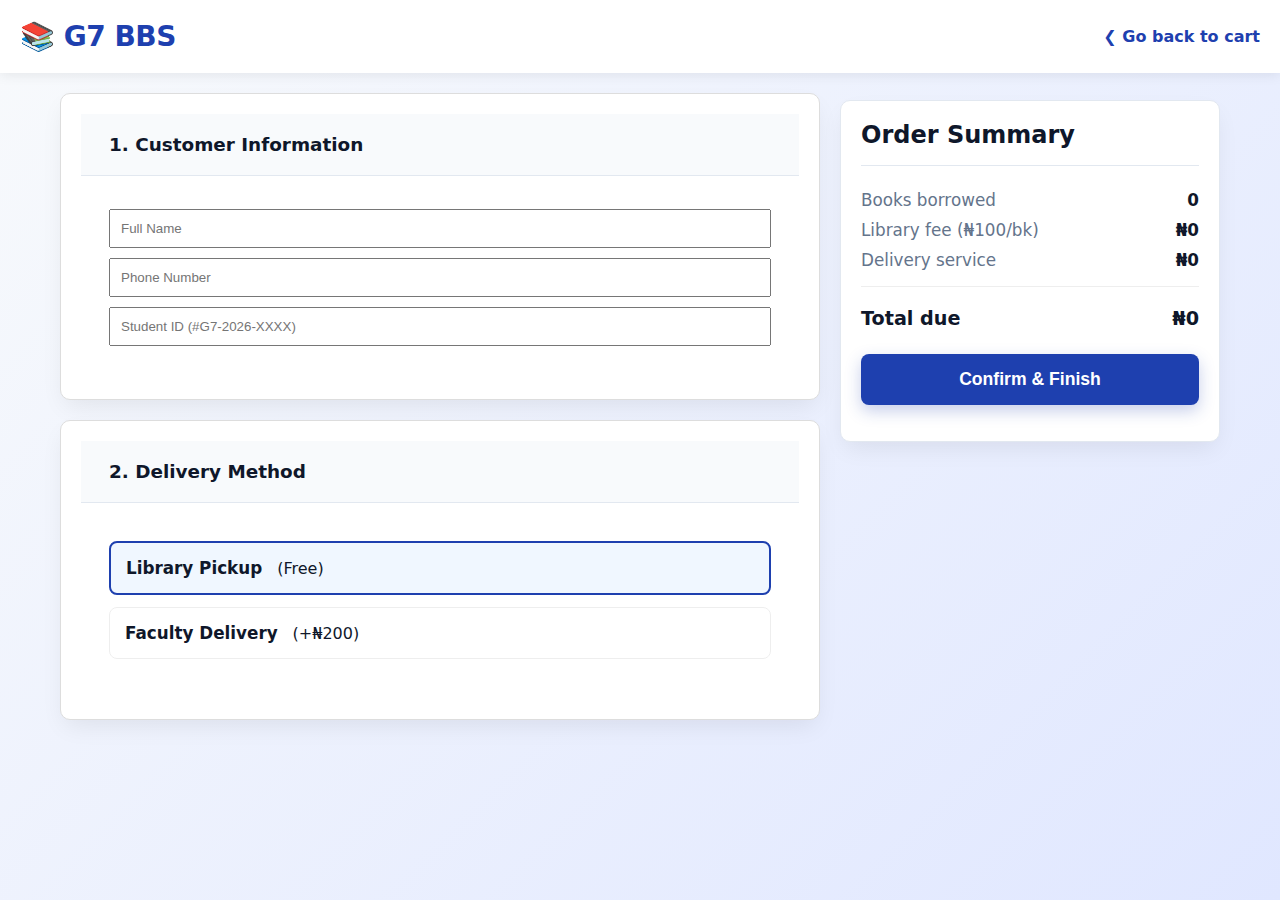
<file: borrow_detail.html>
<!DOCTYPE html>
<html lang="en">
  <head>
    <meta charset="UTF-8" />
    <meta name="viewport" content="width=device-width, initial-scale=1.0" />
    <title>Borrowing Details | G7 BBS</title>
    <link rel="stylesheet" href="CSS/borrow_detail.css" />
    <style>
      /* Quick fix for layout if your CSS file is missing */
      .checkout-container { display: flex; gap: 20px; padding: 20px; max-width: 1200px; margin: auto; }
      .steps-column { flex: 2; }
      .summary-column { flex: 1; }
      .step-box { background: white; padding: 20px; margin-bottom: 20px; border-radius: 10px; border: 1px solid #ddd; }
      .option-card { border: 1px solid #eee; padding: 15px; margin-top: 10px; cursor: pointer; border-radius: 8px; display: flex; gap: 15px; align-items: center; }
      .option-card.active { border: 2px solid #1e40af; background: #f0f7ff; }
      .summary-row, .total-row { display: flex; justify-content: space-between; margin-bottom: 10px; }
      .total-row { font-weight: bold; font-size: 1.2rem; border-top: 1px solid #eee; pt: 10px; }
      .btn-confirm { width: 100%; padding: 15px; background: #1e40af; color: white; border: none; border-radius: 8px; font-weight: bold; cursor: pointer; }
    </style>
  </head>
  <body>
    <div class="top-nav-bar" style="padding: 20px; background: white; display: flex; justify-content: space-between; align-items: center;">
      <h1>📚 G7 BBS</h1>
      <a href="cart.html" class="back-to-library">❮ Go back to cart</a>
    </div>

    <div class="checkout-container">
      <div class="steps-column">
        <div class="step-box">
          <div class="step-header"><strong>1. Customer Information</strong></div>
          <div class="step-content">
              <input type="text" placeholder="Full Name" id="custName" style="width:100%; padding:10px; margin:5px 0;">
              <input type="text" placeholder="Phone Number" id="custPhone" style="width:100%; padding:10px; margin:5px 0;">
              <input type="text" placeholder="Student ID (#G7-2026-XXXX)" id="custID" style="width:100%; padding:10px; margin:5px 0;">
          </div>
        </div>

        <div class="step-box">
          <div class="step-header"><strong>2. Delivery Method</strong></div>
          <div class="step-content">
            <div class="option-card active" onclick="updateFees(this, 0)">
              <strong>Library Pickup</strong> (Free)
            </div>
            <div class="option-card" onclick="updateFees(this, 200)">
              <strong>Faculty Delivery</strong> (+₦200)
            </div>
          </div>
        </div>
      </div>

      <div class="summary-column">
        <div class="order-summary" style="background: white; padding: 20px; border-radius: 10px;">
          <h3>Order Summary</h3>
          <div class="summary-row"><span>Books borrowed</span> <span id="bookCount">0</span></div>
          <div class="summary-row"><span>Library fee (₦100/bk)</span> <span id="libFeeDisplay">₦0</span></div>
          <div class="summary-row"><span>Delivery service</span> <span id="serviceFee">₦0</span></div>
          <div class="total-row"><span>Total due</span> <span id="totalDisplay">₦0</span></div>

          <button class="btn-confirm" onclick="processOrder()">Confirm & Finish</button>
        </div>
      </div>
    </div>

    <script>
      // 1. Load data from Local Storage
      const cart = JSON.parse(localStorage.getItem('temp_cart')) || [];
      let deliveryFee = 0;
      const bookFeePerUnit = 100;

      function initSummary() {
        const count = cart.length;
        const libFee = count * bookFeePerUnit;
        
        document.getElementById('bookCount').innerText = count;
        document.getElementById('libFeeDisplay').innerText = "₦" + libFee;
        document.getElementById('serviceFee').innerText = "₦" + deliveryFee;
        document.getElementById('totalDisplay').innerText = "₦" + (libFee + deliveryFee);
      }

      function updateFees(element, fee) {
        // UI toggle
        document.querySelectorAll('.option-card').forEach(el => el.classList.remove('active'));
        element.classList.add('active');
        
        deliveryFee = fee;
        initSummary();
      }

      function processOrder() {
    const name = document.getElementById('custName').value;
    const id = document.getElementById('custID').value;

    if (!name || !id) {
        alert("Please fill in your Name and Student ID.");
        return;
    }

    // Save the "Order" details so the success page can read them
    const receipt = {
        customerName: name,
        studentID: id,
        books: cart,
        total: document.getElementById('totalDisplay').innerText,
        date: new Date().toLocaleString()
    };
    
    localStorage.setItem('last_receipt', JSON.stringify(receipt));

    // Redirect to the success page
    window.location.href = "success.html"; 
}

      window.onload = initSummary;
    </script>
  </body>
</html>
</file>
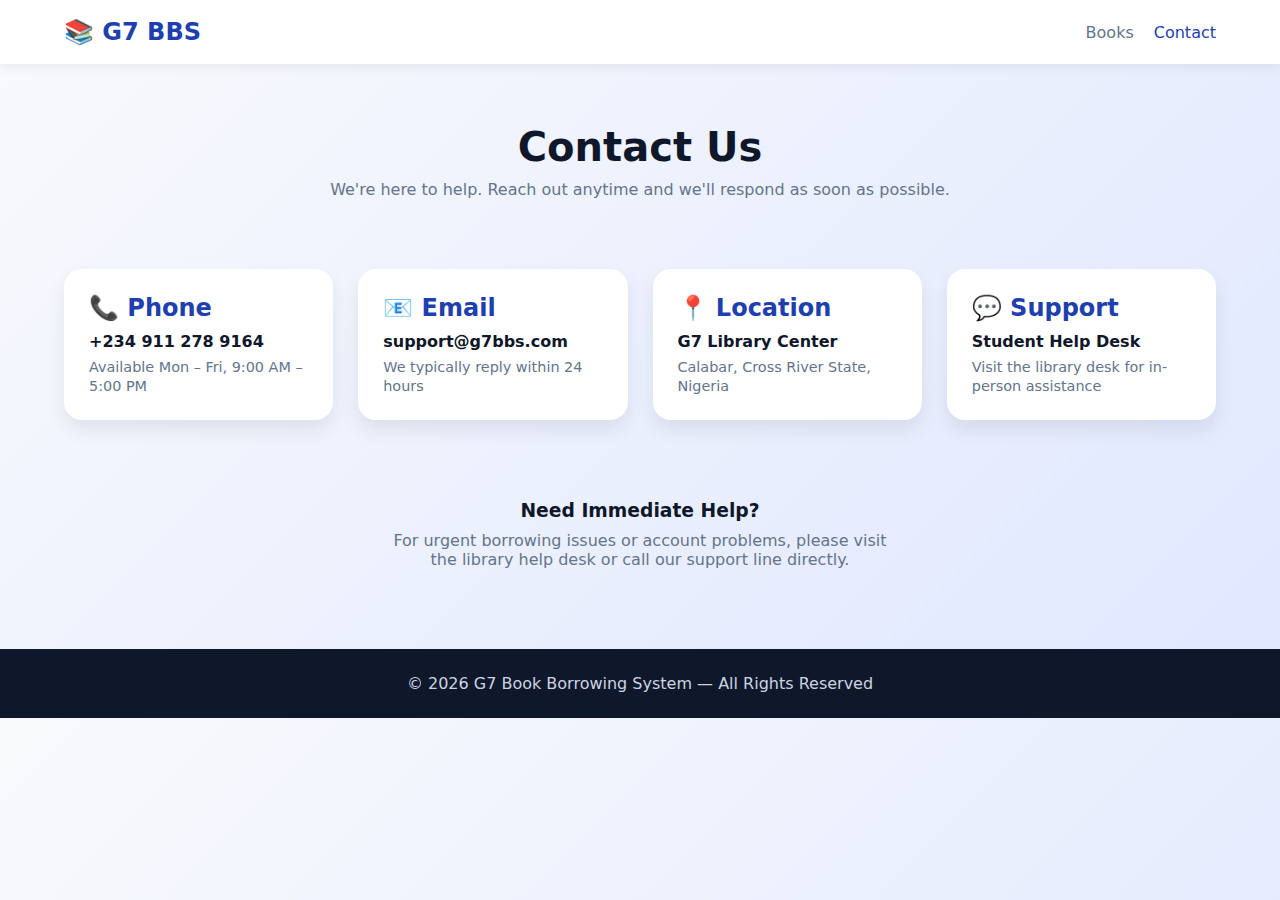
<file: contact.html>
<!DOCTYPE html>
<html lang="en">
<head>
  <meta charset="UTF-8" />
  <meta name="viewport" content="width=device-width, initial-scale=1.0"/>
  <title>Contact Us | G7 BBS</title>
  <link rel="stylesheet" href="/css/contact.css"/>
</head>
<body>

  <header>
    <div class="logo">📚 G7 BBS</div>
    <nav>
      <a href="/dashboard.html">Books</a>
      <!-- <a href="/profile.html">Profile</a> -->
      <a href="/contact.html" class="active">Contact</a>
    </nav>
  </header>

  <section class="contact-hero">
    <h1>Contact Us</h1>
    <p>We're here to help. Reach out anytime and we'll respond as soon as possible.</p>
  </section>

  <section class="contact-container">

    <!-- CONTACT DETAILS -->
    <div class="contact-card">
      <h2>📞 Phone</h2>
      <p>+234 911 278 9164</p>
      <span>Available Mon – Fri, 9:00 AM – 5:00 PM</span>
    </div>

    <div class="contact-card">
      <h2>📧 Email</h2>
      <p>support@g7bbs.com</p>
      <span>We typically reply within 24 hours</span>
    </div>

    <div class="contact-card">
      <h2>📍 Location</h2>
      <p>G7 Library Center</p>
      <span>Calabar, Cross River State, Nigeria</span>
    </div>

    <div class="contact-card">
      <h2>💬 Support</h2>
      <p>Student Help Desk</p>
      <span>Visit the library desk for in-person assistance</span>
    </div>

  </section>

  <section class="contact-extra">
    <h3>Need Immediate Help?</h3>
    <p>
      For urgent borrowing issues or account problems, please visit the
      library help desk or call our support line directly.
    </p>
  </section>

  <footer>
    <p>© 2026 G7 Book Borrowing System — All Rights Reserved</p>
  </footer>

</body>
</html>
</file>
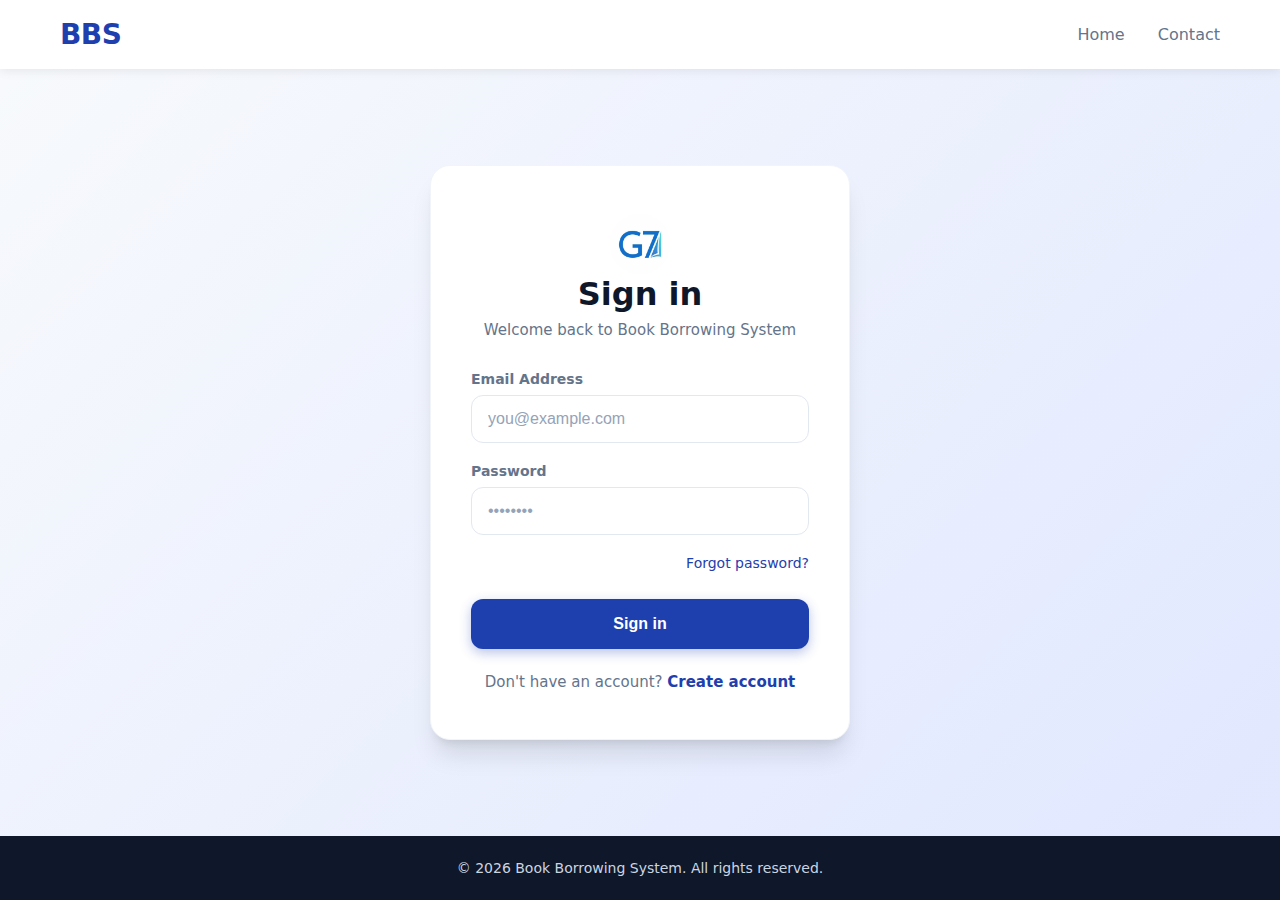
<file: login.html>
<!DOCTYPE html>
<html lang="en">
  <head>
    <meta charset="UTF-8" />
    <meta name="viewport" content="width=device-width, initial-scale=1.0" />
    <title>G7 BBS Login</title>
    <link rel="stylesheet" href="CSS/login.css" />
  </head>
  <body>
    <header>
      <h1>BBS</h1>
      <nav>
        <a href="index.html">Home</a>
        <a href="contact.html">Contact</a>
      </nav>
    </header>

    <section class="login-section">
      <div class="login-form">
        <img
          src="assets/images/IMG-20260209-WA0042.jpg"
          alt="Logo"
          class="login-image"
        />
        <h2>Sign in</h2>
        <p class="subtitle">Welcome back to Book Borrowing System</p>

        <form id="loginForm" action="login_action.php" method="POST">
          <div class="form-group">
            <label for="email">Email Address</label>
            <input
              type="email"
              id="email"
              name="email"
              placeholder="you@example.com"
              required
            />
          </div>

          <div class="form-group">
            <label for="password">Password</label>
            <input
              type="password"
              id="password"
              name="password"
              placeholder="••••••••"
              required
            />
          </div>

          <a href="#" class="forgot-password">Forgot password?</a>

          <button type="submit">Sign in</button>
        </form>

        <p class="sign-up">
          Don't have an account?
          <a href="register.html">Create account</a>
        </p>
      </div>
    </section>

    <footer>&copy; 2026 Book Borrowing System. All rights reserved.</footer>

    </body>
</html>
</file>
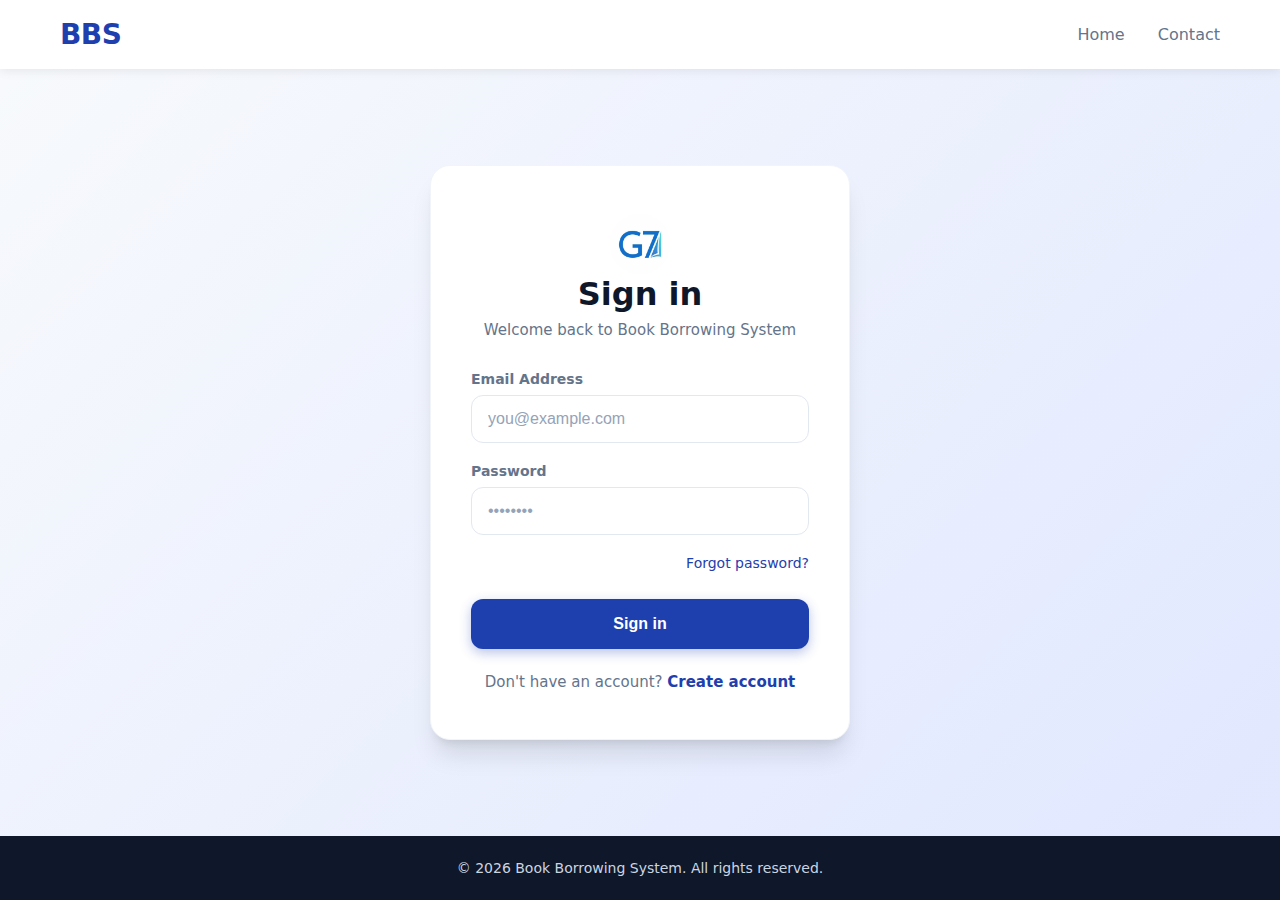
<file: profile.html>
<!DOCTYPE html>
<html lang="en">
<head>
  <meta charset="UTF-8" />
  <meta name="viewport" content="width=device-width, initial-scale=1.0"/>
  <title>My Profile | G7 BBS</title>
  <link rel="stylesheet" href="/css/profile.css" />
</head>
<body>
  <header>
    <h1>📚 G7 BBS</h1>
    <nav id="mainNav">
      <a href="/login.html" id="loginLink">Login</a>
      <a href="/register.html" id="registerLink">Register</a>
      <a href="/dashboard.html">Books</a>
      <a href="/profile.html">Profile</a>
      <button id="logoutBtn" class="logout-btn" style="display: none">Logout</button>
      <a href="/cart.html" class="cart-link">
        🛒 <span id="cart-count">0</span>
      </a>
    </nav>
  </header>

<!-- <header>
  <h1>📚 G7 BBS</h1>
  <nav id="navbar"></nav>
</header> -->

<section class="profile-container">

  <!-- USER INFO -->
  <div class="card profile-card">
    <h2>👤 My Profile</h2>
    <div class="profile-info">
      <p><strong>Name:</strong> <span id="name"></span></p>
      <p><strong>Email:</strong> <span id="email"></span></p>
      <p><strong>Matric No:</strong> <span id="matric"></span></p>
      <p><strong>Phone:</strong> <span id="phone"></span></p>
    </div>
    <button class="btn secondary" onclick="openPasswordModal()">Change Password</button>
  </div>

  <!-- METRICS -->
  <div class="metrics">
    <div class="metric-card">
      <h3 id="totalBorrowed">0</h3>
      <p>Total Borrowed</p>
    </div>
    <div class="metric-card">
      <h3 id="activeBorrowed">0</h3>
      <p>Active Borrows</p>
    </div>
    <div class="metric-card">
      <h3 id="overdue">0</h3>
      <p>Overdue</p>
    </div>
  </div>

  <!-- ACTIVE BORROWS -->
  <div class="card">
    <h2>📖 Active Borrows</h2>
    <div id="activeList" class="list"></div>
  </div>

  <!-- HISTORY -->
  <div class="card">
    <h2>📜 Borrow History</h2>
    <div id="historyList" class="list"></div>
  </div>

</section>

<!-- PASSWORD MODAL -->
<div id="passwordModal" class="modal">
  <div class="modal-content">
    <h3>Change Password</h3>
    <input type="password" id="oldPassword" placeholder="Old Password"/>
    <input type="password" id="newPassword" placeholder="New Password"/>
    <button onclick="changePassword()" class="btn">Update</button>
    <button onclick="closePasswordModal()" class="btn secondary">Cancel</button>
  </div>
</div>

<div id="toast-container"></div>

<script src="/js/profile.js"></script>
</body>
</html>
</file>
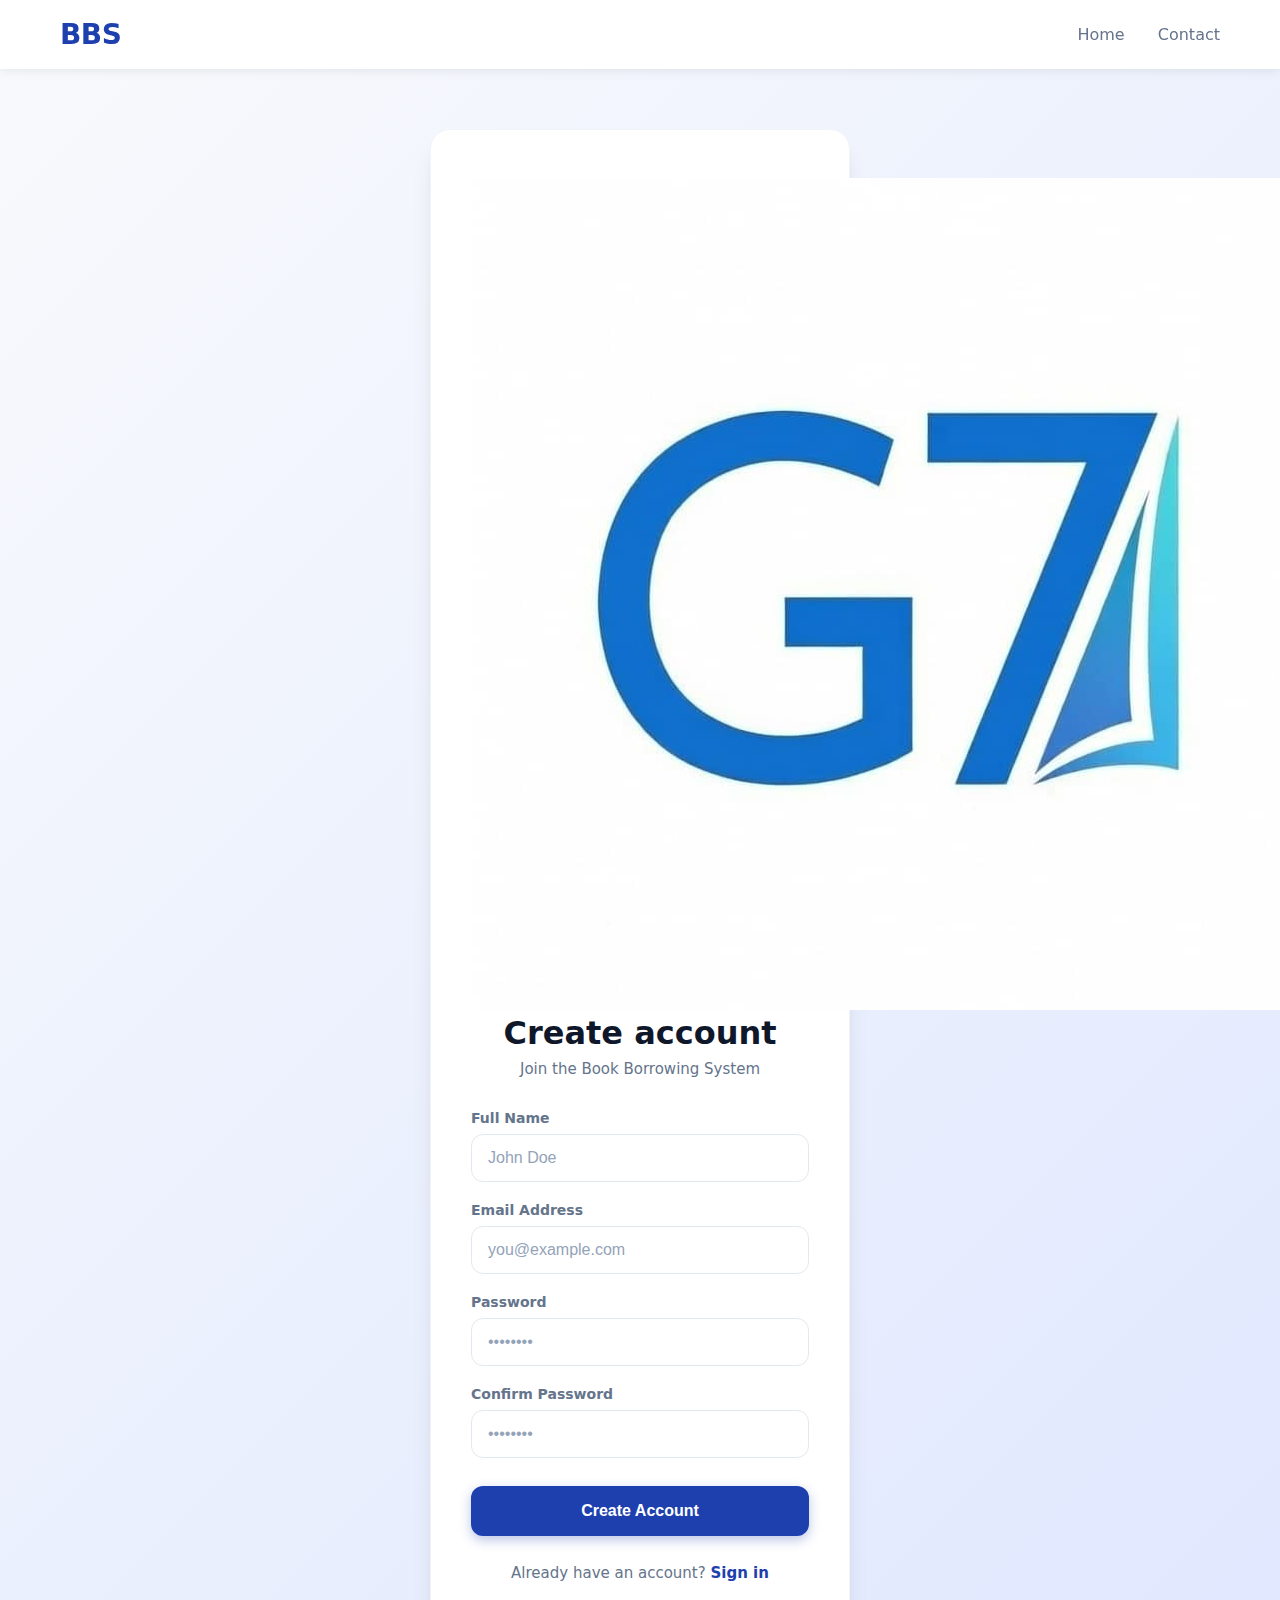
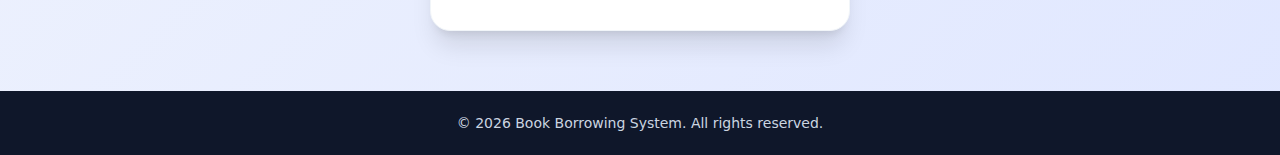
<file: register.html>
<!DOCTYPE html>
<html lang="en">
  <head>
    <meta charset="UTF-8" />
    <meta name="viewport" content="width=device-width, initial-scale=1.0" />
    <title>G7 BBS Register</title>
    <link rel="stylesheet" href="CSS/register.css" />
  </head>
  <body>
    <header>
      <h1>BBS</h1>
      <nav>
        <a href="index.html">Home</a>
        <a href="contact.html">Contact</a>
      </nav>
    </header>

    <section class="register-section">
      <div class="register-form">
        <img
          src="assets/images/IMG-20260209-WA0042.jpg"
          alt="Logo"
          class="login-image"
        />
        <h2>Create account</h2>
        <p class="subtitle">Join the Book Borrowing System</p>

        <form id="registerForm">
          <div class="form-group">
            <label>Full Name</label>
            <input type="text" id="fullName" placeholder="John Doe" required />
          </div>

          <div class="form-group">
            <label>Email Address</label>
            <input type="email" id="email" placeholder="you@example.com" required />
          </div>

          <div class="form-group password-group">
            <label>Password</label>
            <input type="password" id="password" placeholder="••••••••" required />
          </div>

          <div class="form-group password-group">
            <label>Confirm Password</label>
            <input type="password" id="confirmPassword" placeholder="••••••••" required />
          </div>

          <button type="submit">Create Account</button>
        </form>

        <p class="sign-in">
          Already have an account?
          <a href="login.html">Sign in</a>
        </p>
      </div>
    </section>

    <footer>&copy; 2026 Book Borrowing System. All rights reserved.</footer>

    <script>
      /**
       * Pure Front-End Registration Logic
       * Saves user data to browser Local Storage for flash-drive portability.
       */
      document.getElementById('registerForm').addEventListener('submit', function(event) {
        event.preventDefault(); // Stop page from reloading

        const fullName = document.getElementById('fullName').value;
        const email = document.getElementById('email').value;
        const password = document.getElementById('password').value;
        const confirmPassword = document.getElementById('confirmPassword').value;

        // 1. Basic validation
        if (password !== confirmPassword) {
          alert("Passwords do not match!");
          return;
        }

        // 2. Create user object
        const userData = {
          fullName: fullName,
          email: email,
          password: password // In a real app, this would be encrypted
        };

        // 3. Save to Local Storage
        // This acts as your database on the flash drive
        localStorage.setItem('user_info', JSON.stringify(userData));

        alert("Registration Successful! Please login.");
        
        // 4. Redirect to login page
        window.location.href = "login.html";
      });
    </script>
  </body>
</html>
</file>
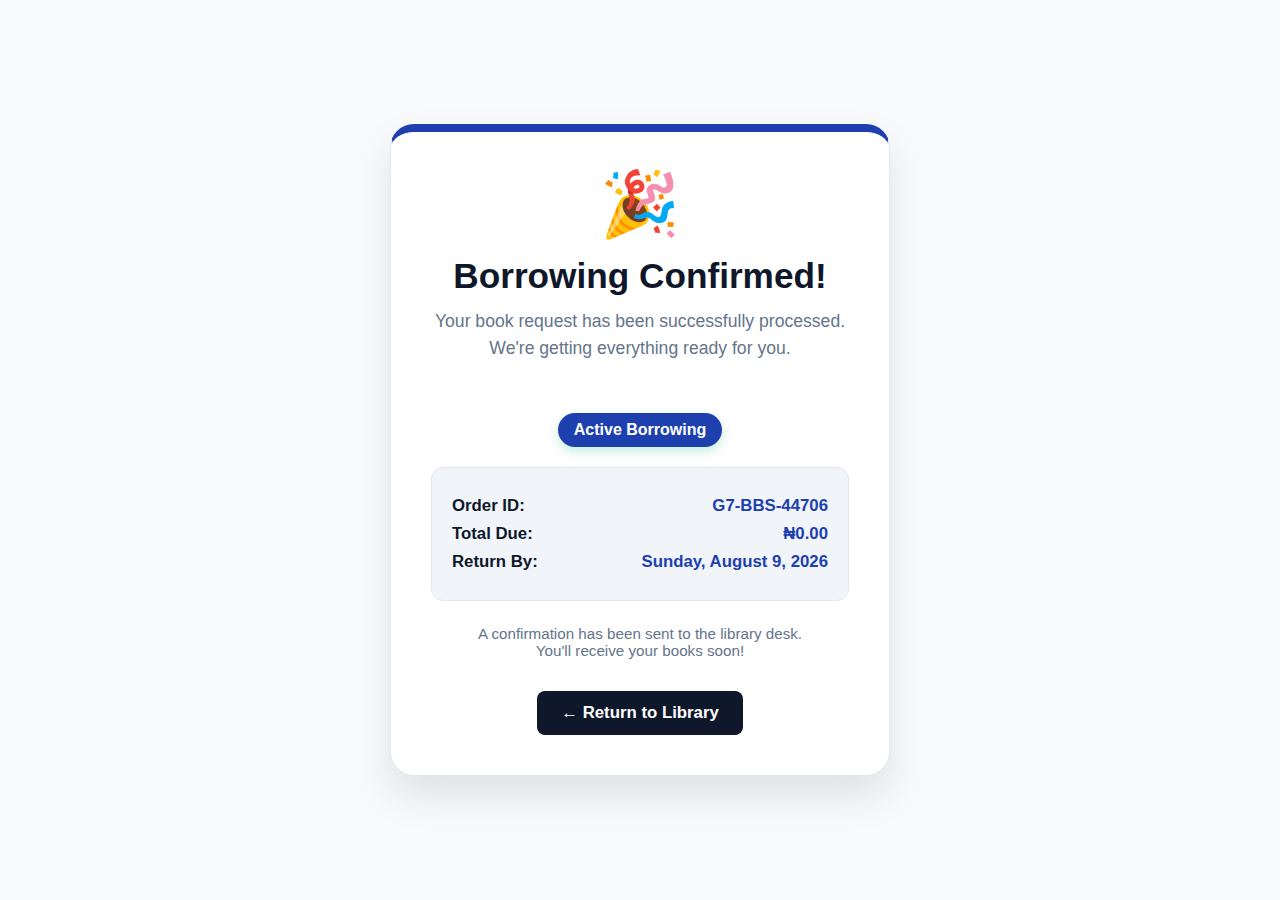
<file: success.html>
<!DOCTYPE html>
<html lang="en">
  <head>
    <meta charset="UTF-8" />
    <meta name="viewport" content="width=device-width, initial-scale=1.0" />
    <title>Borrowing Confirmed | G7 BBS</title>
    <link rel="stylesheet" href="CSS/success.css">
    <style>
      body { font-family: 'Segoe UI', sans-serif; background: #f8fafc; display: flex; justify-content: center; align-items: center; min-height: 100vh; margin: 0; }
      .success-card { background: white; padding: 40px; border-radius: 24px; box-shadow: 0 20px 40px rgba(0,0,0,0.1); text-align: center; max-width: 500px; width: 90%; border-top: 8px solid #1e40af; }
      .success-icon { font-size: 64px; margin-bottom: 20px; color: #1e40af; }
      .status-badge { background: #1e40af; color: white; padding: 8px 16px; border-radius: 20px; display: inline-block; font-weight: bold; margin: 20px 0; }
      .order-info { background: #f1f5f9; padding: 20px; border-radius: 12px; text-align: left; margin-bottom: 24px; border: 1px solid #e2e8f0; }
      .order-info p { display: flex; justify-content: space-between; margin: 8px 0; color: #0f172a; }
      .value { font-weight: bold; color: #1e40af; }
      .back-link { display: inline-block; color: white; background: #0f172a; padding: 12px 24px; text-decoration: none; border-radius: 8px; font-weight: bold; transition: 0.3s; }
      .back-link:hover { background: #1e40af; }
    </style>
  </head>
  <body>
    <div class="success-card">
      <div class="success-icon">🎉</div>
      <h1>Borrowing Confirmed!</h1>
      <p class="subtitle">
        Your book request has been successfully processed.<br />
        We're getting everything ready for you.
      </p>

      <div class="status-badge">Active Borrowing</div>

      <div class="order-info">
        <p><strong>Order ID:</strong> <span class="value" id="orderId">G7-BBS-XXXX</span></p>
        <p><strong>Total Due:</strong> <span class="value" id="finalCharge">₦0.00</span></p>
        <p><strong>Return By:</strong> <span class="value" id="returnDate">Calculating...</span></p>
      </div>

      <p style="color: #64748b; font-size: 0.95rem; margin-bottom: 32px">
        A confirmation has been sent to the library desk.<br />
        You'll receive your books soon!
      </p>

      <a href="dashboard.php" class="back-link" onclick="clearCartData()">← Return to Library</a>
    </div>

    <script>
      const randomId = "G7-BBS-" + Math.floor(10000 + Math.random() * 90000);
      document.getElementById("orderId").textContent = randomId;

      // Pulling the total from the receipt we saved in the previous step
      const lastReceipt = JSON.parse(localStorage.getItem("last_receipt")) || {};
      document.getElementById("finalCharge").textContent = lastReceipt.total || "₦0.00";

      const today = new Date();
      const returnDate = new Date();
      returnDate.setDate(today.getDate() + 14);

      const options = { weekday: "long", year: "numeric", month: "long", day: "numeric" };
      document.getElementById("returnDate").textContent = returnDate.toLocaleDateString("en-US", options);

      function clearCartData() {
          // FIXED: Now clearing 'borrowedBooks' to match your system
          localStorage.removeItem('borrowedBooks');
          localStorage.removeItem('last_receipt');
      }
    </script>
  </body>
</html>
</file>
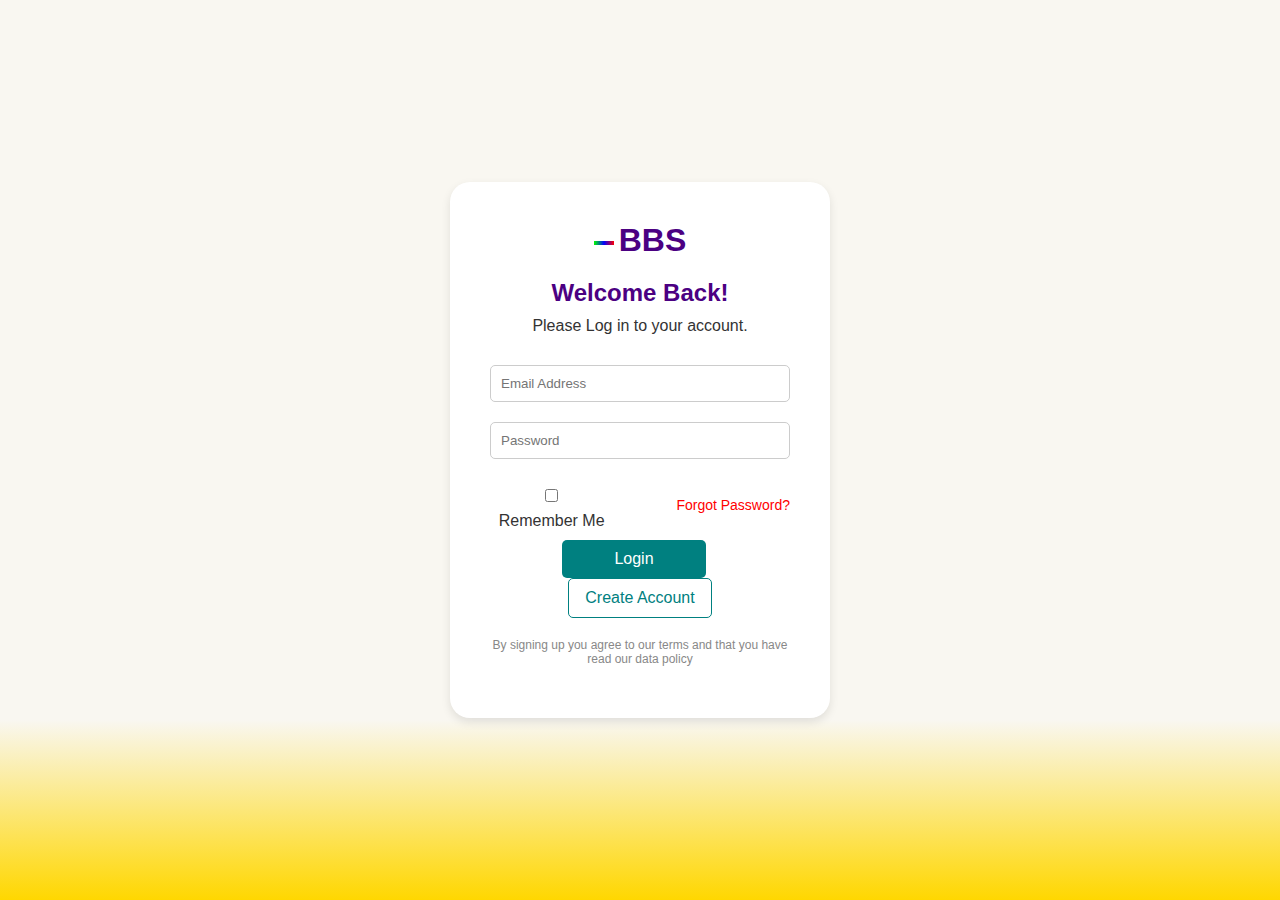
<file: public/app/login.html>
<!DOCTYPE html>
<html lang="en">
  <head>
    <meta charset="UTF-8" />
    <meta name="viewport" content="width=device-width, initial-scale=1.0" />
    <title>G7 BBS</title>
    <link rel="stylesheet" href='/style.css' />
  </head>
  <body>
    <div class="container">
      <div class="logo">BBS</div>
      <h1>Welcome Back!</h1>
      <p class="subtitle">Please Log in to your account.</p>
      <form>
        <input type="email" placeholder="Email Address" />
        <input type="password" placeholder="Password" />
        <div class="options">
          <label><input type="checkbox" /> Remember Me</label>
          <a href="#">Forgot Password?</a>
        </div>
        <button class="login">Login</button>
        <button class="create">Create Account</button>
      </form>
      <p class="footer">
        By signing up you agree to our terms and that you have read our data
        policy
      </p>
    </div>
  </body>
</html>
</file>
<file: CSS/borrow_detail.css>
:root {
  --primary: #1e40af;
  --primary-dark: #1e3a8a;
  --text: #0f172a;
  --gray: #64748b;
  --light: #f8fafc;
  --border: #e2e8f0;
  --success: #10b981;
}

* {
  margin: 0;
  padding: 0;
  box-sizing: border-box;
}

body {
  font-family: "Segoe UI", system-ui, -apple-system, sans-serif;
  background: linear-gradient(135deg, #f8fafc 0%, #e0e7ff 100%);
  color: var(--text);
  min-height: 100vh;
  padding: 0 0 40px;
}

.top-nav-bar {
  background: white;
  box-shadow: 0 2px 12px rgba(0, 0, 0, 0.08);
  padding: 18px 5%;
  display: flex;
  align-items: center;
  justify-content: space-between;
  position: sticky;
  top: 0;
  z-index: 100;
  flex-wrap: wrap;
  gap: 16px;
}

.top-nav-bar h1 {
  font-size: 28px;
  font-weight: 700;
  color: var(--primary);
  display: flex;
  align-items: center;
  gap: 10px;
  letter-spacing: -0.5px;
}

.back-to-library {
  color: var(--primary);
  text-decoration: none;
  font-weight: 600;
  font-size: 1rem;
  display: flex;
  align-items: center;
  gap: 8px;
  transition: color 0.2s;
}

.back-to-library:hover {
  color: var(--primary-dark);
}

.checkout-container {
  max-width: 1200px;
  margin: 40px auto;
  display: grid;
  grid-template-columns: 1fr;
  gap: 32px;
  padding: 0 20px;
}

@media (min-width: 992px) {
  .checkout-container {
    grid-template-columns: 1.7fr 1.3fr;
  }
}

.step-box {
  background: white;
  border-radius: 20px;
  overflow: hidden;
  box-shadow: 0 10px 25px -5px rgba(0, 0, 0, 0.08);
  border: 1px solid var(--border);
  margin-bottom: 0;
}

.step-header {
  padding: 20px 28px;
  background: #f8fafc;
  border-bottom: 1px solid var(--border);
  display: flex;
  align-items: center;
  gap: 16px;
  font-size: 1.15rem;
  font-weight: 600;
  color: var(--text);
}

.step-number {
  background: var(--primary);
  color: white;
  width: 36px;
  height: 36px;
  border-radius: 50%;
  display: flex;
  align-items: center;
  justify-content: center;
  font-weight: 700;
  font-size: 1.1rem;
  flex-shrink: 0;
}

.step-content {
  padding: 28px;
}

.form-grid {
  display: grid;
  grid-template-columns: 1fr;
  gap: 20px;
}

@media (min-width: 640px) {
  .form-grid {
    grid-template-columns: 1fr 1fr;
  }
  .full-width {
    grid-column: span 2;
  }
}

.form-group label {
  display: block;
  margin-bottom: 8px;
  font-size: 0.95rem;
  font-weight: 600;
  color: var(--gray);
}

.form-group input {
  width: 100%;
  padding: 14px 16px;
  border: 1.5px solid var(--border);
  border-radius: 12px;
  font-size: 1rem;
  transition: all 0.3s;
}

.form-group input:focus {
  outline: none;
  border-color: var(--primary);
  box-shadow: 0 0 0 4px rgba(30, 64, 175, 0.12);
}

.option-card {
  border: 1.5px solid var(--border);
  border-radius: 14px;
  padding: 20px;
  display: flex;
  align-items: center;
  gap: 16px;
  cursor: pointer;
  transition: all 0.25s;
  margin-bottom: 12px;
  background: white;
}

.option-card:hover {
  border-color: #cbd5e1;
  background: #f8fafc;
}

.option-card.active {
  border-color: var(--primary);
  background: rgba(30, 64, 175, 0.04);
}

.radio-dot {
  width: 22px;
  height: 22px;
  border: 2px solid #cbd5e1;
  border-radius: 50%;
  position: relative;
  flex-shrink: 0;
  transition: border-color 0.2s;
}

.option-card.active .radio-dot {
  border-color: var(--primary);
}

.option-card.active .radio-dot::after {
  content: "";
  position: absolute;
  width: 12px;
  height: 12px;
  background: var(--primary);
  border-radius: 50%;
  top: 3px;
  left: 3px;
}

.option-card strong {
  font-size: 1.05rem;
  color: var(--text);
}

.option-card p {
  color: var(--gray);
  font-size: 0.9rem;
  margin-top: 4px;
}

.order-summary {
  background: white;
  border-radius: 20px;
  padding: 32px;
  box-shadow: 0 10px 25px -5px rgba(0, 0, 0, 0.08);
  border: 1px solid var(--border);
  height: fit-content;
  position: sticky;
  top: 100px;
}

.order-summary h3 {
  font-size: 1.5rem;
  font-weight: 700;
  margin-bottom: 24px;
  padding-bottom: 16px;
  border-bottom: 1px solid var(--border);
  color: var(--text);
}

.summary-row {
  display: flex;
  justify-content: space-between;
  margin-bottom: 16px;
  font-size: 1.05rem;
  color: var(--gray);
}

.summary-row span:last-child {
  font-weight: 600;
  color: var(--text);
}

.total-row {
  display: flex;
  justify-content: space-between;
  font-size: 1.4rem;
  font-weight: 700;
  padding-top: 20px;
  margin-top: 16px;
  border-top: 1px solid var(--border);
  color: var(--text);
}

.btn-confirm {
  background: var(--primary);
  color: white;
  border: none;
  width: 100%;
  padding: 18px;
  border-radius: 12px;
  font-size: 1.1rem;
  font-weight: 600;
  cursor: pointer;
  margin: 24px 0 16px;
  transition: all 0.3s;
  box-shadow: 0 6px 16px rgba(30, 64, 175, 0.25);
  display: flex;
  align-items: center;
  justify-content: center;
  gap: 12px;
}

.btn-confirm:hover:not(:disabled) {
  background: var(--primary-dark);
  transform: translateY(-3px);
  box-shadow: 0 12px 24px rgba(30, 64, 175, 0.35);
}

.btn-confirm:disabled {
  background: #cbd5e1;
  cursor: not-allowed;
  transform: none;
  box-shadow: none;
}

.btn-outline {
  background: white;
  color: var(--primary);
  border: 2px solid var(--primary);
  width: 100%;
  padding: 16px;
  border-radius: 12px;
  font-size: 1.05rem;
  font-weight: 600;
  text-align: center;
  text-decoration: none;
  display: block;
  transition: all 0.25s;
}

.btn-outline:hover {
  background: rgba(30, 64, 175, 0.05);
}

.spinner {
  width: 22px;
  height: 22px;
  border: 4px solid rgba(255, 255, 255, 0.3);
  border-top-color: white;
  border-radius: 50%;
  animation: spin 1s linear infinite;
}

@keyframes spin {
  to {
    transform: rotate(360deg);
  }
}

@media (max-width: 991px) {
  .order-summary {
    position: static;
  }
}
</file>
<file: CSS/login.css>
:root {
  --primary: #1e40af;
  --primary-dark: #1e3a8a;
  --text: #0f172a;
  --gray: #64748b;
  --light: #f8fafc;
}

* {
  margin: 0;
  padding: 0;
  box-sizing: border-box;
}

body {
  font-family: "Segoe UI", system-ui, -apple-system, sans-serif;
  background: linear-gradient(135deg, #f8fafc 0%, #e0e7ff 100%);
  color: var(--text);
  min-height: 100vh;
  display: flex;
  flex-direction: column;
}

/* Header */
header {
  background: white;
  box-shadow: 0 2px 10px rgba(0, 0, 0, 0.08);
  padding: 18px 60px;
  display: flex;
  justify-content: space-between;
  align-items: center;
  position: sticky;
  top: 0;
  z-index: 100;
}

header h1 {
  font-size: 28px;
  font-weight: 700;
  color: var(--primary);
  letter-spacing: -0.5px;
}

nav a {
  color: var(--gray);
  margin-left: 28px;
  text-decoration: none;
  font-weight: 500;
  transition: color 0.2s;
}

nav a:hover {
  color: var(--primary);
}

/* Main Content */
.login-section {
  flex: 1;
  display: flex;
  align-items: center;
  justify-content: center;
  padding: 60px 20px;
}

.login-form {
  background: white;
  padding: 48px 40px;
  border-radius: 20px;
  width: 100%;
  max-width: 420px;
  box-shadow: 0 20px 25px -5px rgba(0, 0, 0, 0.1),
    0 8px 10px -6px rgba(0, 0, 0, 0.1);
  border: 1px solid #f1f5f9;
}

.login-image {
  display: block;
  margin: 0 auto 1px;
  max-width: 60px;
  border-radius: 50%;
}

.login-form h2 {
  font-size: 32px;
  font-weight: 700;
  text-align: center;
  margin-bottom: 8px;
  color: var(--text);
}

.login-form p.subtitle {
  text-align: center;
  color: var(--gray);
  margin-bottom: 32px;
  font-size: 15px;
}

.form-group {
  margin-bottom: 20px;
}

.login-form label {
  display: block;
  margin-bottom: 8px;
  font-size: 14px;
  font-weight: 600;
  color: var(--gray);
}

.login-form input {
  width: 100%;
  padding: 14px 16px;
  border: 1.5px solid #e2e8f0;
  border-radius: 12px;
  font-size: 16px;
  transition: all 0.3s ease;
}

.login-form input:focus {
  outline: none;
  border-color: var(--primary);
  box-shadow: 0 0 0 4px rgba(30, 64, 175, 0.15);
}

.login-form input::placeholder {
  color: #94a3b8;
}

.login-form button {
  background: var(--primary);
  color: white;
  border: none;
  padding: 16px;
  font-size: 16px;
  font-weight: 600;
  border-radius: 12px;
  cursor: pointer;
  width: 100%;
  margin-top: 8px;
  transition: all 0.3s ease;
  box-shadow: 0 4px 12px rgba(30, 64, 175, 0.3);
}

.login-form button:hover {
  background: var(--primary-dark);
  transform: translateY(-2px);
  box-shadow: 0 8px 20px rgba(30, 64, 175, 0.35);
}

.forgot-password {
  display: block;
  text-align: right;
  margin: 8px 0 20px 0;
  color: var(--primary);
  font-size: 14px;
  text-decoration: none;
}

.forgot-password:hover {
  text-decoration: underline;
}

.sign-up {
  text-align: center;
  margin-top: 24px;
  font-size: 15px;
  color: var(--gray);
}

.sign-up a {
  color: var(--primary);
  font-weight: 600;
  text-decoration: none;
}

.sign-up a:hover {
  text-decoration: underline;
}

/* Footer */
footer {
  background: #0f172a;
  color: #cbd5e1;
  text-align: center;
  padding: 24px;
  font-size: 14px;
  margin-top: auto;
}
</file>
<file: css/profile.css>
:root {
  --primary: #1e40af;
  --success: #10b981;
  --danger: #ef4444;
  --gray: #64748b;
}

body {
  font-family: system-ui;
  background: #f8fafc;
  margin: 0;
}

header {
  background: white;
  padding: 15px 5%;
  display: flex;
  position: sticky;
  top: 0;
  justify-content: space-between;
  box-shadow: 0 2px 10px rgba(0,0,0,0.05);
}

nav {
  display: flex;
  align-items: center;
  gap: 28px;
  flex-wrap: wrap;
}

nav a {
  color: var(--gray);
  text-decoration: none;
  font-weight: 500;
  transition: color 0.2s;
}

nav a:hover {
  color: var(--primary);
}

.cart-link {
  position: relative;
  font-weight: 600;
}

#cart-count {
  position: absolute;
  top: -8px;
  right: -12px;
  background: var(--danger);
  color: white;
  font-size: 10px;
  font-weight: bold;
  width: 18px;
  height: 18px;
  border-radius: 50%;
  display: flex;
  align-items: center;
  justify-content: center;
}

.logout-btn {
  background: transparent;
  border: none;
  color: var(--gray);
  font-weight: 500;
  font-size: 16px;
  cursor: pointer;
  transition: color 0.2s;
  padding: 0;
}

.logout-btn:hover {
  color: var(--danger);
}

.profile-container {
  padding: 30px 5%;
  display: grid;
  gap: 20px;
}

.card {
  background: white;
  padding: 20px;
  border-radius: 14px;
  box-shadow: 0 5px 15px rgba(0,0,0,0.05);
}

.metrics {
  display: grid;
  grid-template-columns: repeat(auto-fit, minmax(150px, 1fr));
  gap: 15px;
}

.metric-card {
  background: var(--primary);
  color: white;
  padding: 20px;
  border-radius: 12px;
  text-align: center;
}

.list {
  display: flex;
  flex-direction: column;
  gap: 10px;
}

.list-item {
  padding: 12px;
  border: 1px solid #eee;
  border-radius: 10px;
}

.btn {
  background: var(--primary);
  color: white;
  padding: 10px;
  border: none;
  border-radius: 8px;
  cursor: pointer;
}

.btn.secondary {
  background: #e2e8f0;
  color: #111;
}

/* Modal */
/* ================= MODAL BACKDROP ================= */

.modal {
  position: fixed;
  top: 0;
  left: 0;
  width: 100%;
  height: 100%;
  background: rgba(15, 23, 42, 0.6); /* dark overlay */
  -webkit-backdrop-filter: blur(4px);
  backdrop-filter: blur(4px);
  display: flex;
  align-items: center;
  justify-content: center;
  z-index: 999;

  opacity: 0;
  pointer-events: none;
  transition: all 0.3s ease;
}

/* SHOW MODAL */
.modal.show {
  opacity: 1;
  pointer-events: auto;
}

/* ================= MODAL CONTENT ================= */
.modal-content {
  background: white;
  padding: 30px;
  border-radius: 20px;
  width: 90%;
  max-width: 380px;

  box-shadow: 0 20px 40px rgba(0, 0, 0, 0.15);

  display: flex;
  flex-direction: column;
  gap: 14px;

  transform: scale(0.9);
  transition: all 0.3s ease;
}

/* animate in */
.modal.show .modal-content {
  transform: scale(1);
}

/* ================= TITLE ================= */
.modal-content h3 {
  text-align: center;
  margin-bottom: 10px;
  color: #1e40af;
}

/* ================= INPUTS ================= */
.modal-content input {
  padding: 14px;
  border-radius: 12px;
  border: 1.5px solid #e2e8f0;
  font-size: 14px;
  transition: all 0.25s ease;
}

.modal-content input:focus {
  outline: none;
  border-color: #1e40af;
  box-shadow: 0 0 0 3px rgba(30, 64, 175, 0.15);
}

/* ================= BUTTONS ================= */
.btn {
  margin-top: 6px;
  padding: 13px;
  border-radius: 12px;
  border: none;
  font-weight: 600;
  cursor: pointer;
  transition: all 0.25s ease;
}

/* PRIMARY BUTTON */
.btn {
  background: #1e40af;
  color: white;
  box-shadow: 0 6px 14px rgba(30, 64, 175, 0.25);
}

.btn:hover {
  background: #1e3a8a;
  transform: translateY(-1px);
}

/* SECONDARY BUTTON */
.btn.secondary {
  background: #f1f5f9;
  color: #334155;
  box-shadow: none;
}

.btn.secondary:hover {
  background: #e2e8f0;
}

/* ================= MOBILE ================= */
@media (max-width: 480px) {
  .modal-content {
    padding: 24px;
    border-radius: 16px;
  }

  .modal-content h3 {
    font-size: 1.2rem;
  }
}

/* ---------------- Toast ---------------- */

#toast-container {
  position: fixed;
  top: 20px;
  left: 50%;
  transform: translateX(-50%);
  z-index: 9999;
}

.toast {
  background: #10b981;
  color: white;
  padding: 14px 22px;
  border-radius: 10px;
  font-weight: 500;
  box-shadow: 0 6px 20px rgba(0,0,0,0.15);
  opacity: 0;
  transform: translateY(-20px);
  animation: toastIn 0.3s forwards;
}

.toast.error {
  background: #ef4444;
}

@keyframes toastIn {
  to {
    opacity: 1;
    transform: translateY(0);
  }
}

@keyframes toastOut {
  to {
    opacity: 0;
    transform: translateY(-20px);
  }
}

/* ---------------- Cart animation ---------------- */

.cart-bounce {
  animation: cartBounce 0.4s ease;
}

@keyframes cartBounce {
  0% { transform: scale(1); }
  50% { transform: scale(1.4); }
  100% { transform: scale(1); }
}
</file>
<file: CSS/register.css>
:root {
  --primary: #1e40af;
  --primary-dark: #1e3a8a;
  --text: #0f172a;
  --gray: #64748b;
  --light: #f8fafc;
}

* {
  margin: 0;
  padding: 0;
  box-sizing: border-box;
}

body {
  font-family: 'Segoe UI', system-ui, -apple-system, sans-serif;
  background: linear-gradient(135deg, #f8fafc 0%, #e0e7ff 100%);
  color: var(--text);
  min-height: 100vh;
  display: flex;
  flex-direction: column;
}

/* Modern Header */
header {
  background: white;
  box-shadow: 0 2px 10px rgba(0, 0, 0, 0.08);
  padding: 18px 60px;
  display: flex;
  justify-content: space-between;
  align-items: center;
  position: sticky;
  top: 0;
  z-index: 100;
}

header h1 {
  font-size: 28px;
  font-weight: 700;
  color: var(--primary);
  letter-spacing: -0.5px;
}

nav a {
  color: var(--gray);
  margin-left: 28px;
  text-decoration: none;
  font-weight: 500;
  transition: color 0.2s;
}

nav a:hover {
  color: var(--primary);
}

/* Main Content */
.register-section {
  flex: 1;
  display: flex;
  align-items: center;
  justify-content: center;
  padding: 60px 20px;
}

.register-form {
  background: white;
  padding: 48px 40px;
  border-radius: 20px;
  width: 100%;
  max-width: 420px;
  box-shadow: 0 20px 25px -5px rgba(0, 0, 0, 0.1),
              0 8px 10px -6px rgba(0, 0, 0, 0.1);
  border: 1px solid #f1f5f9;
}

.register-form h2 {
  font-size: 32px;
  font-weight: 700;
  text-align: center;
  margin-bottom: 8px;
  color: var(--text);
}

.register-form p.subtitle {
  text-align: center;
  color: var(--gray);
  margin-bottom: 32px;
  font-size: 15px;
}

.form-group {
  margin-bottom: 20px;
}

.register-form label {
  display: block;
  margin-bottom: 8px;
  font-size: 14px;
  font-weight: 600;
  color: var(--gray);
}

.register-form input {
  width: 100%;
  padding: 14px 16px;
  border: 1.5px solid #e2e8f0;
  border-radius: 12px;
  font-size: 16px;
  transition: all 0.3s ease;
}

.register-form input:focus {
  outline: none;
  border-color: var(--primary);
  box-shadow: 0 0 0 4px rgba(30, 64, 175, 0.15);
}

.register-form input::placeholder {
  color: #94a3b8;
}

/* Password fields */
.password-group {
  position: relative;
}

.register-form button {
  background: var(--primary);
  color: white;
  border: none;
  padding: 16px;
  font-size: 16px;
  font-weight: 600;
  border-radius: 12px;
  cursor: pointer;
  width: 100%;
  margin-top: 8px;
  transition: all 0.3s ease;
  box-shadow: 0 4px 12px rgba(30, 64, 175, 0.3);
}

.register-form button:hover {
  background: var(--primary-dark);
  transform: translateY(-2px);
  box-shadow: 0 8px 20px rgba(30, 64, 175, 0.35);
}

.sign-in {
  text-align: center;
  margin-top: 28px;
  font-size: 15px;
  color: var(--gray);
}

.sign-in a {
  color: var(--primary);
  font-weight: 600;
  text-decoration: none;
}

.sign-in a:hover {
  text-decoration: underline;
}

/* Footer */
footer {
  background: #0f172a;
  color: #cbd5e1;
  text-align: center;
  padding: 24px;
  font-size: 14px;
  margin-top: auto;
}
</file>
<file: CSS/success.css>
:root {
  --primary: #1e40af;
  --primary-dark: #1e3a8a;
  --text: #0f172a;
  --gray: #64748b;
  --light: #f8fafc;
  --success: #10b981;
  --border: #e2e8f0;
}

* {
  margin: 0;
  padding: 0;
  box-sizing: border-box;
}

body {
  font-family: "Segoe UI", system-ui, -apple-system, sans-serif;
  background: linear-gradient(135deg, #f8fafc 0%, #e0e7ff 100%);
  color: var(--text);
  min-height: 100vh;
  display: flex;
  align-items: center;
  justify-content: center;
  padding: 40px 20px;
}

.success-card {
  background: white;
  border-radius: 24px;
  padding: 48px 32px;
  max-width: 520px;
  width: 100%;
  text-align: center;
  box-shadow: 0 20px 35px -10px rgba(0, 0, 0, 0.12),
    0 10px 15px -5px rgba(0, 0, 0, 0.08);
  border: 1px solid var(--border);
}

.success-icon {
  font-size: 80px;
  color: var(--success);
  margin-bottom: 24px;
  line-height: 1;
}

h1 {
  font-size: 2.2rem;
  font-weight: 700;
  margin-bottom: 12px;
  color: var(--text);
}

.subtitle {
  font-size: 1.1rem;
  color: var(--gray);
  margin-bottom: 32px;
  line-height: 1.5;
}

.status-badge {
  background: var(--success);
  color: white;
  padding: 10px 24px;
  border-radius: 50px;
  font-size: 1rem;
  font-weight: 700;
  display: inline-block;
  margin-bottom: 32px;
  box-shadow: 0 4px 12px rgba(16, 185, 129, 0.25);
}

.status-badge a {
  color: inherit;
  text-decoration: none;
}

.order-info {
  background: #f8fafc;
  border-radius: 16px;
  padding: 24px;
  margin: 0 0 32px;
  text-align: left;
  border: 1px solid var(--border);
}

.order-info p {
  display: flex;
  justify-content: space-between;
  margin: 14px 0;
  font-size: 1.05rem;
}

.order-info strong {
  color: var(--text);
  font-weight: 600;
}

.order-info .value {
  font-weight: 600;
  color: var(--primary);
}

.back-link {
  display: inline-flex;
  align-items: center;
  gap: 8px;
  color: var(--primary);
  font-weight: 600;
  font-size: 1.05rem;
  text-decoration: none;
  padding: 12px 24px;
  border-radius: 12px;
  transition: all 0.25s;
}

.back-link:hover {
  background: rgba(30, 64, 175, 0.08);
  color: var(--primary-dark);
}

@media (max-width: 480px) {
  .success-card {
    padding: 36px 24px;
  }
  h1 {
    font-size: 1.8rem;
  }
  .success-icon {
    font-size: 64px;
  }
}
</file>
<file: style.css>
/* Login css */
body {
  font-family: Arial, sans-serif;
  background-color: #f9f7f1;
  display: flex;
  justify-content: center;
  align-items: center;
  height: 100vh;
  margin: 0;
  background: linear-gradient(to bottom, #f9f7f1 80%, #ffd700 100%);
}
.container {
  background-color: white;
  padding: 40px;
  border-radius: 20px;
  box-shadow: 0 4px 10px rgba(0, 0, 0, 0.1);
  width: 300px;
  text-align: center;
}
.logo {
  font-size: 32px;
  font-weight: bold;
  color: #4b0082;
  margin-bottom: 20px;
  position: relative;
}
.logo::before {
  content: "";
  display: inline-block;
  width: 20px;
  height: 4px;
  background: linear-gradient(
    to right,
    #00ff00,
    #0000ff,
    #ff0000
  ); /* Colorful bar approximation */
  margin-right: 5px;
  vertical-align: middle;
}
h1 {
  color: #4b0082;
  font-size: 24px;
  margin: 0;
}
p.subtitle {
  color: #333;
  margin: 10px 0 20px;
}
input {
  width: 100%;
  padding: 10px;
  margin: 10px 0;
  border: 1px solid #ccc;
  border-radius: 5px;
  box-sizing: border-box;
}
.options {
  display: flex;
  justify-content: space-between;
  align-items: center;
  margin: 10px 0;
}
.options label {
  color: #333;
}
.options a {
  color: #ff0000;
  text-decoration: none;
  font-size: 14px;
}
button {
  width: 48%;
  padding: 10px;
  border-radius: 5px;
  font-size: 16px;
  cursor: pointer;
}
.login {
  background-color: #008080; /* Teal */
  color: white;
  border: none;
  margin-right: 4%;
}
.create {
  background-color: white;
  color: #008080;
  border: 1px solid #008080;
}
.footer {
  font-size: 12px;
  color: #888;
  margin-top: 20px;
}
/* Login css end */
</file>
<file: css/contact.css>
:root {
  --primary: #1e40af;
  --primary-dark: #1e3a8a;
  --text: #0f172a;
  --gray: #64748b;
  --light: #f8fafc;
}

/* RESET */
* {
  margin: 0;
  padding: 0;
  box-sizing: border-box;
}

body {
  font-family: "Segoe UI", system-ui, sans-serif;
  background: linear-gradient(135deg, #f8fafc, #e0e7ff);
  color: var(--text);
}

/* HEADER */
header {
  display: flex;
  justify-content: space-between;
  align-items: center;
  padding: 18px 5%;
  background: white;
  box-shadow: 0 2px 12px rgba(0,0,0,0.08);
  flex-wrap: wrap;
}

.logo {
  font-size: 24px;
  font-weight: 700;
  color: var(--primary);
}

nav {
  display: flex;
  gap: 20px;
}

nav a {
  text-decoration: none;
  color: var(--gray);
  font-weight: 500;
}

nav a.active,
nav a:hover {
  color: var(--primary);
}

/* HERO */
.contact-hero {
  text-align: center;
  padding: 60px 20px 30px;
}

.contact-hero h1 {
  font-size: 2.5rem;
  margin-bottom: 10px;
}

.contact-hero p {
  color: var(--gray);
}

/* CONTACT GRID */
.contact-container {
  display: grid;
  grid-template-columns: repeat(4, 1fr);
  gap: 25px;
  padding: 40px 5%;
}

/* CARD */
.contact-card {
  background: white;
  border-radius: 18px;
  padding: 25px;
  box-shadow: 0 10px 20px rgba(0,0,0,0.08);
  transition: 0.3s;
}

.contact-card:hover {
  transform: translateY(-6px);
}

.contact-card h2 {
  margin-bottom: 10px;
  color: var(--primary);
}

.contact-card p {
  font-weight: 600;
  margin-bottom: 6px;
}

.contact-card span {
  font-size: 0.9rem;
  color: var(--gray);
}

/* EXTRA */
.contact-extra {
  text-align: center;
  padding: 40px 20px;
}

.contact-extra h3 {
  margin-bottom: 10px;
}

.contact-extra p {
  color: var(--gray);
  max-width: 500px;
  margin: auto;
}

/* FOOTER */
footer {
  text-align: center;
  padding: 25px;
  background: #0f172a;
  color: #cbd5e1;
  margin-top: 40px;
}

/* ================= RESPONSIVE ================= */

@media (max-width: 1024px) {
  .contact-container {
    grid-template-columns: repeat(2, 1fr);
  }
}

@media (max-width: 600px) {
  .contact-container {
    grid-template-columns: 1fr;
  }

  .contact-hero h1 {
    font-size: 2rem;
  }

  nav {
    width: 100%;
    justify-content: space-between;
  }
}
</file>
